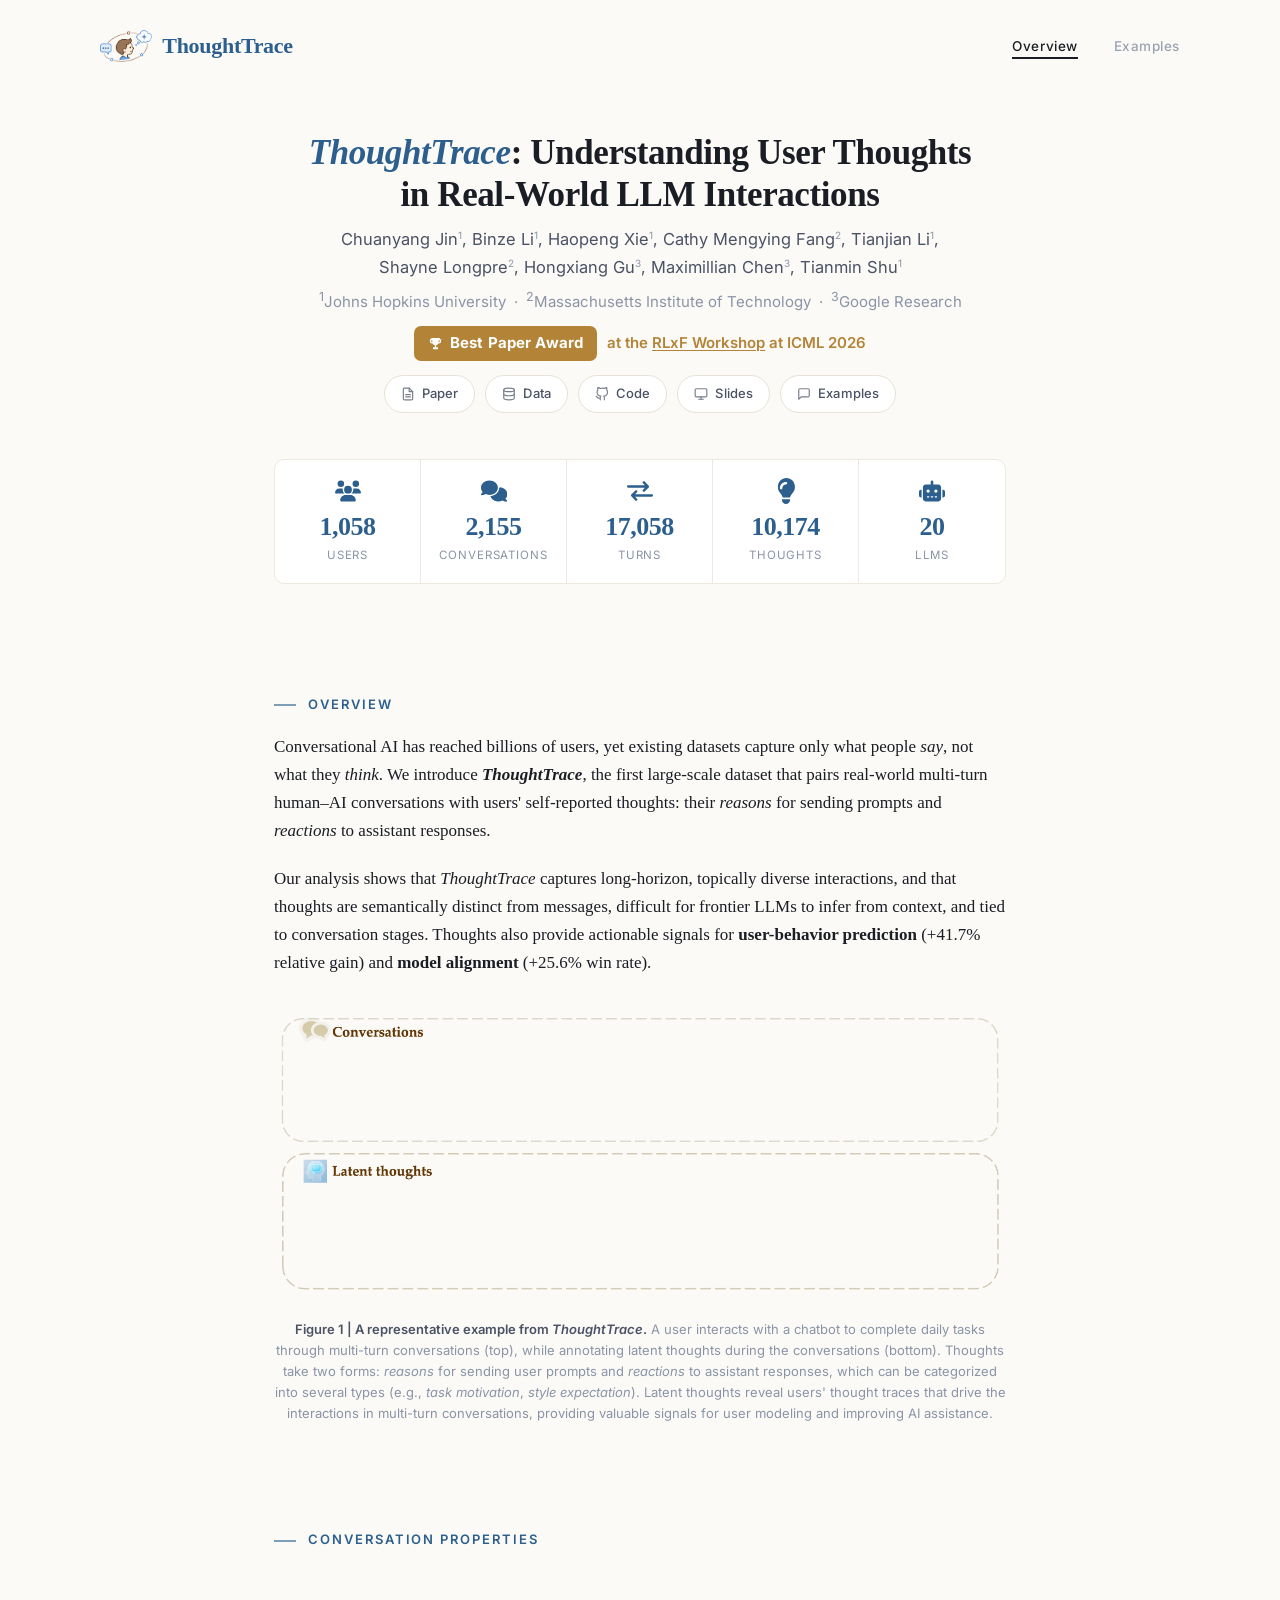
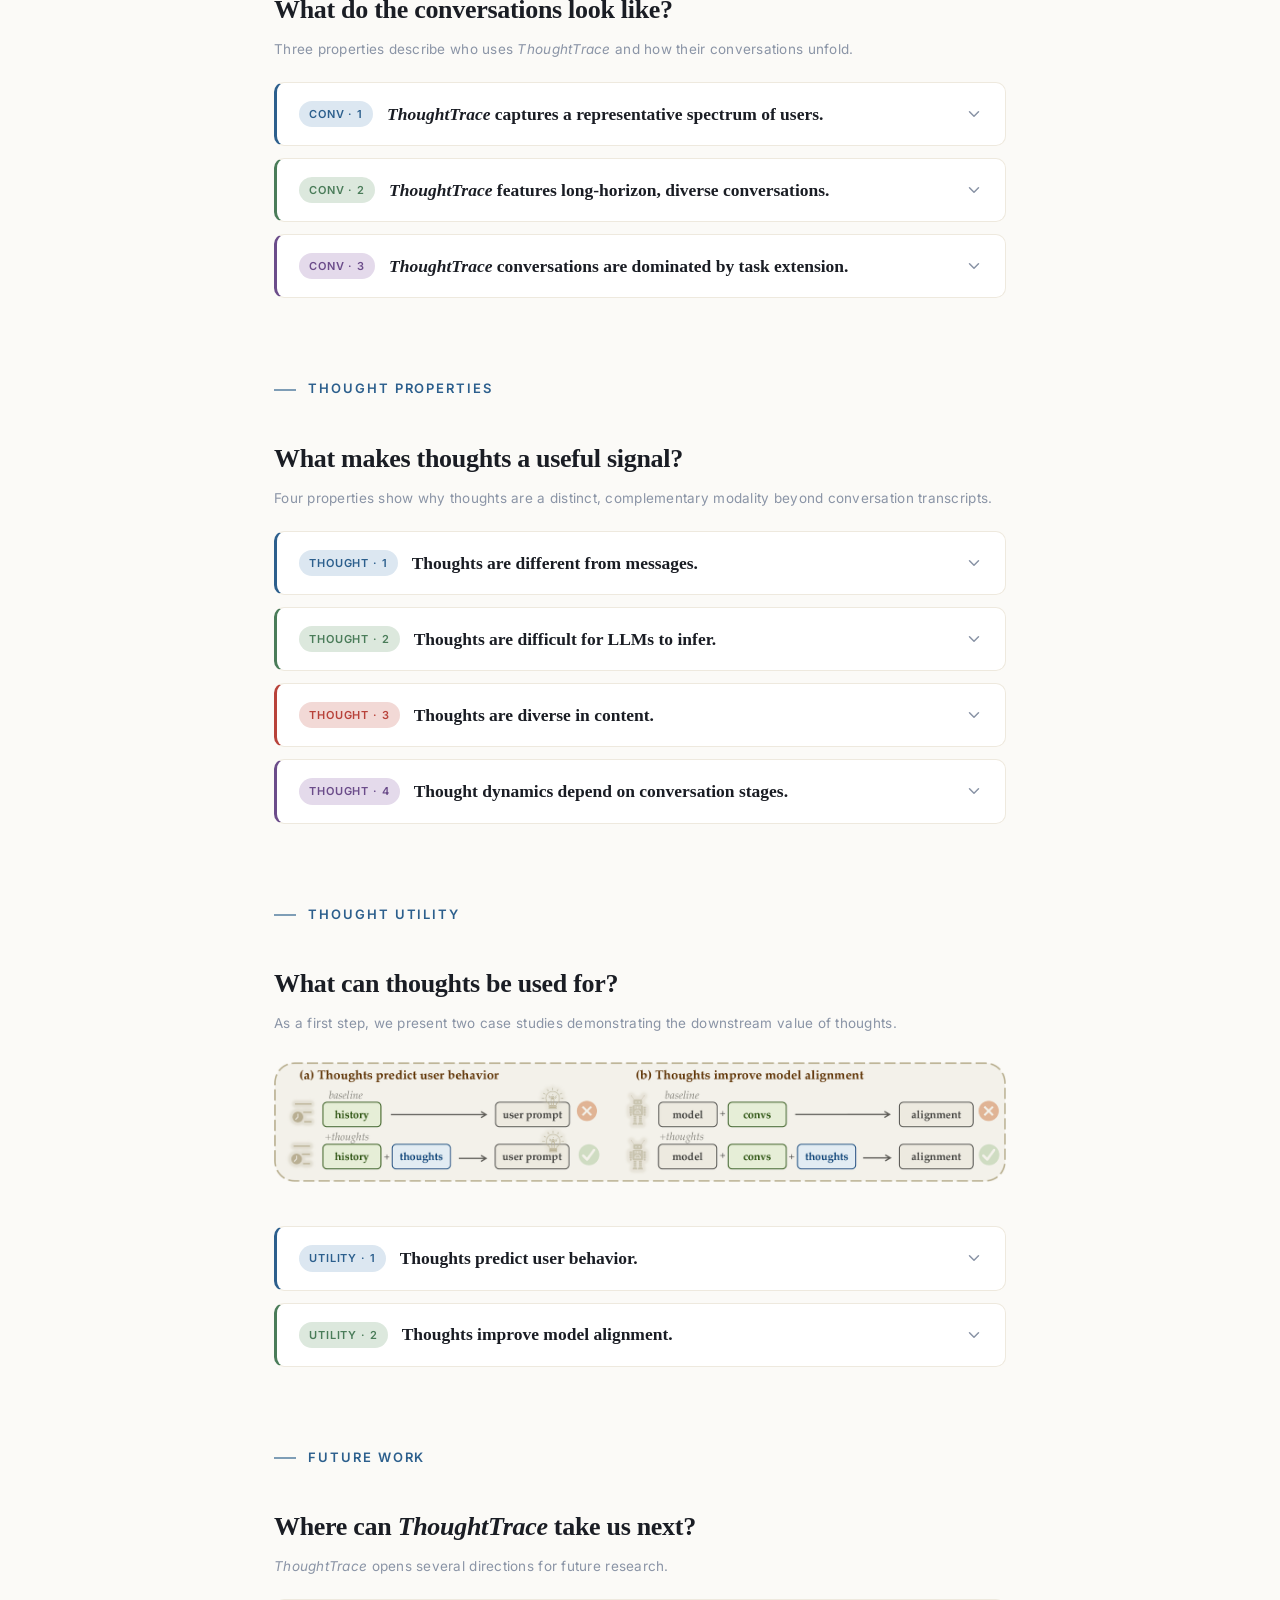
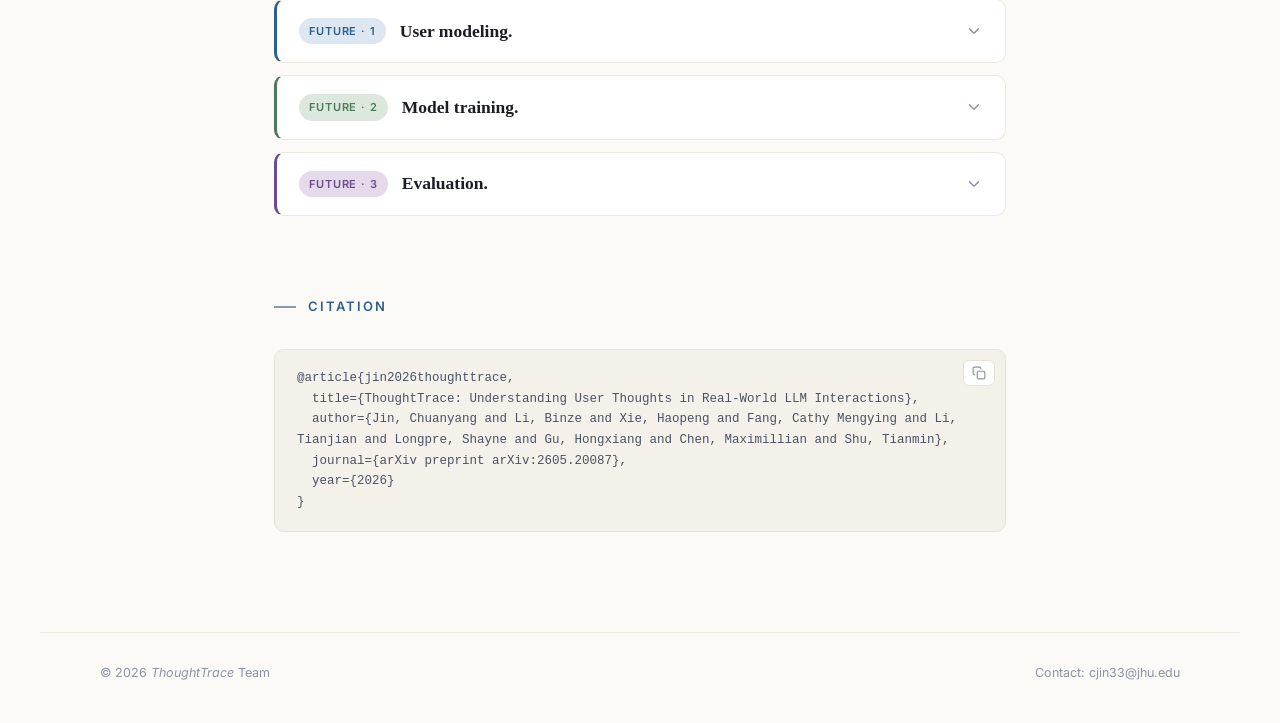
<file: index.html>
<!DOCTYPE html>
<html lang="en">
<head>
    <meta charset="UTF-8">
    <meta name="viewport" content="width=device-width, initial-scale=1.0">
    <title>ThoughtTrace | Understanding User Thoughts in Real-World LLM Interactions</title>
    <meta name="description" content="ThoughtTrace is the first large-scale dataset that pairs real-world multi-turn human–AI conversations with users' self-reported thoughts — their reasons for sending prompts and reactions to assistant responses.">
    <link rel="canonical" href="https://thoughttrace.github.io/">
    <meta property="og:title" content="ThoughtTrace: Understanding User Thoughts in Real-World LLM Interactions">
    <meta property="og:description" content="1,058 users · 2,155 conversations · 17,058 turns · 10,174 thought annotations across 20 language models.">
    <meta property="og:type" content="website">
    <link rel="stylesheet" href="./assets/css/style.css">
</head>
<body>

<header class="site-header">
    <a href="index.html" class="logo" aria-label="ThoughtTrace home">
        <img src="./assets/figures/tt_icon.png" alt="" class="logo-mark">
        <span class="logo-text">ThoughtTrace</span>
    </a>
    <nav>
        <a href="index.html" class="active">Overview</a>
        <a href="examples.html">Examples</a>
    </nav>
</header>

<div class="container">

    <!-- Hero -->
    <section class="hero">
        <h1><span class="ours">ThoughtTrace</span>: Understanding User Thoughts <br class="title-break">in Real-World LLM Interactions</h1>

        <p class="authors">
            <a href="https://chuanyangjin.com/" target="_blank" rel="noopener">Chuanyang Jin</a><sup>1</sup>,
            <a href="https://binzeli.github.io/" target="_blank" rel="noopener">Binze Li</a><sup>1</sup>,
            <a href="https://www.linkedin.com/in/hxie120/" target="_blank" rel="noopener">Haopeng Xie</a><sup>1</sup>,
            <a href="https://cathy-fang.com/" target="_blank" rel="noopener">Cathy Mengying Fang</a><sup>2</sup>,
            <a href="https://tianjianl.github.io/" target="_blank" rel="noopener">Tianjian Li</a><sup>1</sup>,<br>
            <a href="https://www.shaynelongpre.com/" target="_blank" rel="noopener">Shayne Longpre</a><sup>2</sup>,
            <a href="https://hxgu.github.io/" target="_blank" rel="noopener">Hongxiang Gu</a><sup>3</sup>,
            <a href="https://max.imillian.com/" target="_blank" rel="noopener">Maximillian Chen</a><sup>3</sup>,
            <a href="https://www.tshu.io/" target="_blank" rel="noopener">Tianmin Shu</a><sup>1</sup>
        </p>
        <p class="affiliations">
            <sup>1</sup>Johns Hopkins University &nbsp;·&nbsp;
            <sup>2</sup>Massachusetts Institute of Technology &nbsp;·&nbsp;
            <sup>3</sup>Google Research
        </p>

        <p class="award">
            <span class="award-badge">
                <svg class="award-trophy" width="15" height="15" viewBox="0 0 24 24" fill="currentColor" aria-hidden="true"><path d="M5 3h14v2h2v3a4 4 0 0 1-4 4h-.35A5.99 5.99 0 0 1 13 14.92V18h3v3H8v-3h3v-3.08A5.99 5.99 0 0 1 7.35 12H7a4 4 0 0 1-4-4V5h2V3zm0 4v1a2 2 0 0 0 2 2V7H5zm14 0h-2v3a2 2 0 0 0 2-2V7z"></path></svg>
                Best Paper Award
            </span>
            <span class="award-text">at the <a href="https://sites.google.com/view/rlxf-icml2026" target="_blank" rel="noopener">RLxF Workshop</a> at ICML 2026</span>
        </p>

        <div class="resource-links">
            <a href="https://arxiv.org/abs/2605.20087" class="resource-link" aria-label="Paper" target="_blank" rel="noopener">
                <svg width="14" height="14" viewBox="0 0 24 24" fill="none" stroke="currentColor" stroke-width="2" stroke-linecap="round" stroke-linejoin="round"><path d="M14 2H6a2 2 0 0 0-2 2v16a2 2 0 0 0 2 2h12a2 2 0 0 0 2-2V8z"></path><polyline points="14 2 14 8 20 8"></polyline><line x1="16" y1="13" x2="8" y2="13"></line><line x1="16" y1="17" x2="8" y2="17"></line></svg>
                Paper
            </a>
            <a href="https://huggingface.co/datasets/SCAI-JHU/ThoughtTrace" class="resource-link" aria-label="Data" target="_blank" rel="noopener">
                <svg width="14" height="14" viewBox="0 0 24 24" fill="none" stroke="currentColor" stroke-width="2" stroke-linecap="round" stroke-linejoin="round"><ellipse cx="12" cy="5" rx="9" ry="3"></ellipse><path d="M21 12c0 1.66-4 3-9 3s-9-1.34-9-3"></path><path d="M3 5v14c0 1.66 4 3 9 3s9-1.34 9-3V5"></path></svg>
                Data
            </a>
            <a href="https://github.com/thoughttrace-project/thoughttrace" class="resource-link" aria-label="Code" target="_blank" rel="noopener">
                <svg width="14" height="14" viewBox="0 0 24 24" fill="none" stroke="currentColor" stroke-width="2" stroke-linecap="round" stroke-linejoin="round"><path d="M9 19c-5 1.5-5-2.5-7-3m14 6v-3.87a3.37 3.37 0 0 0-.94-2.61c3.14-.35 6.44-1.54 6.44-7A5.44 5.44 0 0 0 20 4.77 5.07 5.07 0 0 0 19.91 1S18.73.65 16 2.48a13.38 13.38 0 0 0-7 0C6.27.65 5.09 1 5.09 1A5.07 5.07 0 0 0 5 4.77a5.44 5.44 0 0 0-1.5 3.78c0 5.42 3.3 6.61 6.44 7A3.37 3.37 0 0 0 9 18.13V22"></path></svg>
                Code
            </a>
            <a href="ThoughtTrace_slides.pdf" class="resource-link" aria-label="Slides" target="_blank" rel="noopener">
                <svg width="14" height="14" viewBox="0 0 24 24" fill="none" stroke="currentColor" stroke-width="2" stroke-linecap="round" stroke-linejoin="round"><rect x="2" y="3" width="20" height="14" rx="2"></rect><line x1="8" y1="21" x2="16" y2="21"></line><line x1="12" y1="17" x2="12" y2="21"></line></svg>
                Slides
            </a>
            <a href="examples.html" class="resource-link" aria-label="Examples">
                <svg width="14" height="14" viewBox="0 0 24 24" fill="none" stroke="currentColor" stroke-width="2" stroke-linecap="round" stroke-linejoin="round"><path d="M21 15a2 2 0 0 1-2 2H7l-4 4V5a2 2 0 0 1 2-2h14a2 2 0 0 1 2 2z"></path></svg>
                Examples
            </a>
        </div>
    </section>

    <!-- Stat strip -->
    <div class="stats">
        <div class="stat">
            <svg class="stat-icon" width="26" height="26" viewBox="0 0 640 512" fill="currentColor" aria-hidden="true"><path d="M144 0a80 80 0 1 1 0 160A80 80 0 1 1 144 0zM512 0a80 80 0 1 1 0 160A80 80 0 1 1 512 0zM0 298.7C0 239.8 47.8 192 106.7 192l42.7 0c15.9 0 31 3.5 44.6 9.7c-1.3 7.2-1.9 14.7-1.9 22.3c0 38.2 16.8 72.5 43.3 96c-.2 0-.4 0-.7 0L21.3 320C9.6 320 0 310.4 0 298.7zM405.3 320c-.2 0-.4 0-.7 0c26.6-23.5 43.3-57.8 43.3-96c0-7.6-.7-15-1.9-22.3c13.6-6.3 28.7-9.7 44.6-9.7l42.7 0C592.2 192 640 239.8 640 298.7c0 11.8-9.6 21.3-21.3 21.3l-213.3 0zM224 224a96 96 0 1 1 192 0 96 96 0 1 1 -192 0zM128 485.3C128 411.7 187.7 352 261.3 352l117.3 0C452.3 352 512 411.7 512 485.3c0 14.7-11.9 26.7-26.7 26.7l-330.7 0c-14.7 0-26.7-11.9-26.7-26.7z"></path></svg>
            <span class="num">1,058</span><span class="label">Users</span>
        </div>
        <div class="stat">
            <svg class="stat-icon" width="26" height="26" viewBox="0 0 640 512" fill="currentColor" aria-hidden="true"><path d="M208 352c114.9 0 208-78.8 208-176S322.9 0 208 0S0 78.8 0 176c0 38.6 14.7 74.3 39.6 103.4c-3.5 9.4-8.7 17.7-14.2 24.7c-4.8 6.2-9.7 11-13.3 14.3c-1.8 1.6-3.3 2.9-4.3 3.7c-.5 .4-.9 .7-1.1 .8l-.2 .2 0 0 0 0C1.2 329.4-1.4 338 .8 345.9S10.1 360 19 360c24.3 0 48.7-7.4 67.7-15.5c9.8-4.2 18.8-8.8 25.6-12.5C141.9 343.7 174.5 352 208 352zM448 176c0 112.3-99.1 196.8-216.3 207C255.8 457.1 336.5 512 432 512c33.5 0 66.1-8.3 95.6-22.1c6.9 3.7 15.8 8.3 25.6 12.5c19 8.1 43.4 15.5 67.7 15.5c8.9 0 16.9-5.5 20.1-13.9s.7-16.5-5.5-22.2l0 0 0 0-.2-.2c-.2-.2-.6-.5-1.1-.8c-1-.8-2.5-2.1-4.3-3.7c-3.6-3.3-8.5-8.1-13.3-14.3c-5.5-7-10.7-15.4-14.2-24.7C637.3 410.3 652 374.6 652 336c0-89.6-79.1-164.5-184.5-175C463.4 170.5 464 173.2 464 176z"></path></svg>
            <span class="num">2,155</span><span class="label">Conversations</span>
        </div>
        <div class="stat">
            <svg class="stat-icon" width="26" height="26" viewBox="0 0 512 512" fill="currentColor" aria-hidden="true"><path d="M0 168c0-13.3 10.7-24 24-24l328.6 0-39-39c-9.4-9.4-9.4-24.6 0-33.9s24.6-9.4 33.9 0l80 80c9.4 9.4 9.4 24.6 0 33.9l-80 80c-9.4 9.4-24.6 9.4-33.9 0s-9.4-24.6 0-33.9l39-39L24 192c-13.3 0-24-10.7-24-24zM488 320c13.3 0 24 10.7 24 24s-10.7 24-24 24l-328.6 0 39 39c9.4 9.4 9.4 24.6 0 33.9s-24.6 9.4-33.9 0l-80-80c-9.4-9.4-9.4-24.6 0-33.9l80-80c9.4-9.4 24.6-9.4 33.9 0s9.4 24.6 0 33.9l-39 39L488 320z"></path></svg>
            <span class="num">17,058</span><span class="label">Turns</span>
        </div>
        <div class="stat">
            <svg class="stat-icon" width="26" height="26" viewBox="0 0 384 512" fill="currentColor" aria-hidden="true"><path d="M272 384c9.6-31.9 29.5-59.1 49.2-86.2l0 0c5.2-7.1 10.4-14.2 15.4-21.4c19.8-28.5 31.4-63 31.4-100.3C368 75.2 292.8 0 200 0S32 75.2 32 176c0 37.3 11.6 71.9 31.4 100.3c5 7.2 10.2 14.3 15.4 21.4l0 0c19.8 27.1 39.7 54.4 49.2 86.2l144 0zM192 512c44.2 0 80-35.8 80-80l0-16-160 0 0 16c0 44.2 35.8 80 80 80zm0-384c-39.8 0-72 32.2-72 72c0 13.3-10.7 24-24 24s-24-10.7-24-24c0-66.3 53.7-120 120-120c13.3 0 24 10.7 24 24s-10.7 24-24 24z"></path></svg>
            <span class="num">10,174</span><span class="label">Thoughts</span>
        </div>
        <div class="stat">
            <svg class="stat-icon" width="26" height="26" viewBox="0 0 640 512" fill="currentColor" aria-hidden="true"><path d="M320 0c17.7 0 32 14.3 32 32l0 64 120 0c39.8 0 72 32.2 72 72l0 272c0 39.8-32.2 72-72 72l-304 0c-39.8 0-72-32.2-72-72l0-272c0-39.8 32.2-72 72-72l120 0 0-64c0-17.7 14.3-32 32-32zM208 384c-8.8 0-16 7.2-16 16s7.2 16 16 16l32 0c8.8 0 16-7.2 16-16s-7.2-16-16-16l-32 0zm96 0c-8.8 0-16 7.2-16 16s7.2 16 16 16l32 0c8.8 0 16-7.2 16-16s-7.2-16-16-16l-32 0zm96 0c-8.8 0-16 7.2-16 16s7.2 16 16 16l32 0c8.8 0 16-7.2 16-16s-7.2-16-16-16l-32 0zM264 256a40 40 0 1 0 -80 0 40 40 0 1 0 80 0zm152 40a40 40 0 1 0 0-80 40 40 0 1 0 0 80zM48 224l16 0 0 192-16 0c-26.5 0-48-21.5-48-48l0-96c0-26.5 21.5-48 48-48zm544 0c26.5 0 48 21.5 48 48l0 96c0 26.5-21.5 48-48 48l-16 0 0-192 16 0z"></path></svg>
            <span class="num">20</span><span class="label">LLMs</span>
        </div>
    </div>

    <!-- Overview -->
    <h2 class="section-heading">Overview</h2>
    <p>
        Conversational AI has reached billions of users, yet existing datasets capture only what people <em>say</em>, not what they <em>think</em>. We introduce <strong><em>ThoughtTrace</em></strong>, the first large-scale dataset that pairs real-world multi-turn human–AI conversations with users' self-reported thoughts: their <em>reasons</em> for sending prompts and <em>reactions</em> to assistant responses.
    </p>
    <p>
        Our analysis shows that <em>ThoughtTrace</em> captures long-horizon, topically diverse interactions, and that thoughts are semantically distinct from messages, difficult for frontier LLMs to infer from context, and tied to conversation stages. Thoughts also provide actionable signals for <strong>user-behavior prediction</strong> (+41.7% relative gain) and <strong>model alignment</strong> (+25.6% win rate).
    </p>

    <figure class="figure-block">
        <img src="./assets/figures/example.gif" alt="Representative example from ThoughtTracent">
        <figcaption><strong>Figure&nbsp;1 | A representative example from <em>ThoughtTrace</em>.</strong> A user interacts with a chatbot to complete daily tasks through multi-turn conversations (top), while annotating latent thoughts during the conversations (bottom). Thoughts take two forms: <em>reasons</em> for sending user prompts and <em>reactions</em> to assistant responses, which can be categorized into several types (e.g., <em>task motivation</em>, <em>style expectation</em>). Latent thoughts reveal users' thought traces that drive the interactions in multi-turn conversations, providing valuable signals for user modeling and improving AI assistance.</figcaption>
    </figure>

    <!-- ============ Conversation Properties ============ -->
    <h2 class="section-heading">Conversation Properties</h2>
    <h3 class="group-heading">What do the conversations look like?</h3>
    <p class="group-kicker">Three properties describe who uses <em>ThoughtTrace</em> and how their conversations unfold.</p>

    <div class="property-grid">

        <article class="card accent-blue">
            <button class="card-header" aria-expanded="false">
                <span class="card-tag">Conv · 1</span>
                <span class="card-title"><em>ThoughtTrace</em> captures a representative spectrum of users.</span>
                <svg class="card-chev" viewBox="0 0 24 24" fill="none" stroke="currentColor" stroke-width="2" stroke-linecap="round" stroke-linejoin="round"><polyline points="6 9 12 15 18 9"></polyline></svg>
            </button>
            <div class="card-body-wrap"><div class="card-body-inner"><div class="card-body">
                <p><em>ThoughtTrace</em> pairs each conversation with rich demographic and usage metadata, reflecting a diverse spectrum of AI users and everyday use cases consistent with the profile of frequent real-world AI users.</p>
                <figure class="figure-block">
                    <img src="./assets/figures/demographic_info.png" alt="Demographic breakdown: age, gender, education, occupation, AI usage frequency, and primary purposes.">
                    <figcaption><strong>Figure&nbsp;2</strong> | Participant demographics and AI-usage patterns across age, gender, education, occupation, frequency of AI use, and primary purposes.</figcaption>
                </figure>
            </div></div></div>
        </article>

        <article class="card accent-green">
            <button class="card-header" aria-expanded="false">
                <span class="card-tag">Conv · 2</span>
                <span class="card-title"><em>ThoughtTrace</em> features long-horizon, diverse conversations.</span>
                <svg class="card-chev" viewBox="0 0 24 24" fill="none" stroke="currentColor" stroke-width="2" stroke-linecap="round" stroke-linejoin="round"><polyline points="6 9 12 15 18 9"></polyline></svg>
            </button>
            <div class="card-body-wrap"><div class="card-body-inner"><div class="card-body">
                <p><em>ThoughtTrace</em> features high-quality, long-horizon conversations with a median of 8 turns (compared to 2 in both WildChat and LMSYS-Chat-1M), and spans seven broad topic categories and 36 fine-grained subtopics with no single category dominating.</p>
                <figure class="figure-block">
                    <img src="./assets/figures/conv_length_turns_vs_wildchat_lmsys.png" alt="Turn-length distribution comparison between ThoughtTrace, WildChat, and LMSYS-Chat-1M.">
                    <figcaption><strong>Figure&nbsp;3a</strong> | Turn distributions: <em>ThoughtTrace</em> peaks at 6–8 turns, while WildChat and LMSYS-Chat-1M are dominated by 2-turn exchanges.</figcaption>
                </figure>
                <figure class="figure-block">
                    <img src="./assets/figures/topic_distribution.png" alt="Topic distribution across 7 broad topics in ThoughtTrace.">
                    <figcaption><strong>Figure&nbsp;3b</strong> | Topic distribution in <em>ThoughtTrace</em>, grouped into seven broad domains.</figcaption>
                </figure>
            </div></div></div>
        </article>

        <article class="card accent-purple">
            <button class="card-header" aria-expanded="false">
                <span class="card-tag">Conv · 3</span>
                <span class="card-title"><em>ThoughtTrace</em> conversations are dominated by task extension.</span>
                <svg class="card-chev" viewBox="0 0 24 24" fill="none" stroke="currentColor" stroke-width="2" stroke-linecap="round" stroke-linejoin="round"><polyline points="6 9 12 15 18 9"></polyline></svg>
            </button>
            <div class="card-body-wrap"><div class="card-body-inner"><div class="card-body">
                <p>Extending, deepening, or building on the prior task accounts for 57.0% of user turns, far outpacing new requests, re-attempts, and variations — and this extension pattern strengthens as conversations progress.</p>
                <figure class="figure-block">
                    <img src="./assets/figures/multi_turn_relationship_flow.png" alt="Flow diagram showing transitions between multi-turn relationship types across the first few turns.">
                    <figcaption><strong>Figure&nbsp;4</strong> | Turn-to-turn transitions of relationship labels across the first three turns and beyond.</figcaption>
                </figure>
            </div></div></div>
        </article>

    </div>

    <!-- ============ Thought Properties ============ -->
    <h2 class="section-heading">Thought Properties</h2>
    <h3 class="group-heading">What makes thoughts a useful signal?</h3>
    <p class="group-kicker">Four properties show why thoughts are a distinct, complementary modality beyond conversation transcripts.</p>

    <div class="property-grid">

        <article class="card accent-blue">
            <button class="card-header" aria-expanded="false">
                <span class="card-tag">Thought · 1</span>
                <span class="card-title">Thoughts are different from messages.</span>
                <svg class="card-chev" viewBox="0 0 24 24" fill="none" stroke="currentColor" stroke-width="2" stroke-linecap="round" stroke-linejoin="round"><polyline points="6 9 12 15 18 9"></polyline></svg>
            </button>
            <div class="card-body-wrap"><div class="card-body-inner"><div class="card-body">
                <p>Thoughts capture substantial latent information not directly verbalized in conversation, as shown by both embedding-level shifts and LLM-based semantic coverage scoring — supporting their value as a distinct and complementary signal for understanding user behavior.</p>
                <figure class="figure-block">
                    <img src="./assets/figures/centered_gap_viz.png" alt="UMAP projections of embedding differences across three paired settings.">
                    <figcaption><strong>Figure&nbsp;5</strong> | UMAP projections of embedding differences across three paired settings. Message–reason and reaction–next-message pairs exhibit substantially larger semantic shifts than consecutive messages.</figcaption>
                </figure>
            </div></div></div>
        </article>

        <article class="card accent-green">
            <button class="card-header" aria-expanded="false">
                <span class="card-tag">Thought · 2</span>
                <span class="card-title">Thoughts are difficult for LLMs to infer.</span>
                <svg class="card-chev" viewBox="0 0 24 24" fill="none" stroke="currentColor" stroke-width="2" stroke-linecap="round" stroke-linejoin="round"><polyline points="6 9 12 15 18 9"></polyline></svg>
            </button>
            <div class="card-body-wrap"><div class="card-body-inner"><div class="card-body">
                <p>Thoughts are consistently difficult for three frontier language models (GPT, Gemini, Claude) to infer from context — mean semantic similarity scores of 2.93 for reasons and 2.54 for reactions (1–5 scale), underscoring the value of explicit thought annotations in <em>ThoughtTrace</em>.</p>
            </div></div></div>
        </article>

        <article class="card accent-red">
            <button class="card-header" aria-expanded="false">
                <span class="card-tag">Thought · 3</span>
                <span class="card-title">Thoughts are diverse in content.</span>
                <svg class="card-chev" viewBox="0 0 24 24" fill="none" stroke="currentColor" stroke-width="2" stroke-linecap="round" stroke-linejoin="round"><polyline points="6 9 12 15 18 9"></polyline></svg>
            </button>
            <div class="card-body-wrap"><div class="card-body-inner"><div class="card-body">
                <p>Thoughts in <em>ThoughtTrace</em> span seven reason categories and five reaction categories, capturing a diverse set of unspoken contexts that range from high-level motivations and grounding details to targeted sources of dissatisfaction.</p>
                <figure class="figure-block">
                    <img src="./assets/figures/user_reason_taxonomy_pie.png" alt="Seven user reason categories with definitions and examples.">
                    <figcaption><strong>Figure&nbsp;6a</strong> | Distribution of seven user <em>reason</em> types. Task Motivation &amp; Goal (36.9%) is most prevalent.</figcaption>
                </figure>
                <figure class="figure-block">
                    <img src="./assets/figures/reaction_taxonomy_pie.png" alt="Five user reaction categories with definitions and examples.">
                    <figcaption><strong>Figure&nbsp;6b</strong> | Distribution of five user <em>reaction</em> types. Explicit Affirmation dominates, with dissatisfaction driven by Content Relevance, Presentation Style, and Scope Fit.</figcaption>
                </figure>
            </div></div></div>
        </article>

        <article class="card accent-purple">
            <button class="card-header" aria-expanded="false">
                <span class="card-tag">Thought · 4</span>
                <span class="card-title">Thought dynamics depend on conversation stages.</span>
                <svg class="card-chev" viewBox="0 0 24 24" fill="none" stroke="currentColor" stroke-width="2" stroke-linecap="round" stroke-linejoin="round"><polyline points="6 9 12 15 18 9"></polyline></svg>
            </button>
            <div class="card-body-wrap"><div class="card-body-inner"><div class="card-body">
                <p>Thought dynamics depend on conversation stages and multi-turn relationships between messages, while remaining largely independent of conversation topics or length. Task Motivation dominates early turns; Task Continuation takes over later; and Explicit Affirmation steadily rises as conversations converge.</p>
                <figure class="figure-block">
                    <img src="./assets/figures/reasons_category_flow_by_stage.png" alt="Reason-type distribution across conversation stages.">
                    <figcaption><strong>Figure&nbsp;7a</strong> | Reason types shift from Task Motivation in early turns to Task Continuation and context/expectation-driven reasons in later stages.</figcaption>
                </figure>
                <figure class="figure-block">
                    <img src="./assets/figures/reaction_category_flow_by_stage.png" alt="Reaction-type distribution across conversation stages.">
                    <figcaption><strong>Figure&nbsp;7b</strong> | Reaction types show a steady increase in Explicit Affirmation from early to late stages.</figcaption>
                </figure>
            </div></div></div>
        </article>

    </div>

    <!-- ============ Thought Utility ============ -->
    <h2 class="section-heading">Thought Utility</h2>
    <h3 class="group-heading">What can thoughts be used for?</h3>
    <p class="group-kicker">As a first step, we present two case studies demonstrating the downstream value of thoughts.</p>

    <figure class="figure-block">
        <img src="./assets/figures/findings.png" alt="Two experiments: (a) thoughts improve user-message prediction, (b) thoughts improve model alignment.">
    </figure>

    <div class="property-grid">

        <article class="card accent-blue">
            <button class="card-header" aria-expanded="false">
                <span class="card-tag">Utility · 1</span>
                <span class="card-title">Thoughts predict user behavior.</span>
                <svg class="card-chev" viewBox="0 0 24 24" fill="none" stroke="currentColor" stroke-width="2" stroke-linecap="round" stroke-linejoin="round"><polyline points="6 9 12 15 18 9"></polyline></svg>
            </button>
            <div class="card-body-wrap"><div class="card-body-inner"><div class="card-body">
                <p>Access to thought annotations substantially improves next-user-message prediction across three frontier models, raising the average prediction semantic similarity from <strong>21.6 → 30.6</strong> (a 41.7% relative gain). This points toward user simulators that jointly predict <em>thoughts</em> and <em>messages</em>.</p>
                <div class="result-table-wrap">
                    <table class="result-table">
                        <thead>
                            <tr>
                                <th>Method</th>
                                <th>GPT</th>
                                <th>Gemini</th>
                                <th>Opus</th>
                                <th>Avg.</th>
                            </tr>
                        </thead>
                        <tbody>
                            <tr>
                                <td>History-only</td>
                                <td class="num">21.4</td>
                                <td class="num">22.1</td>
                                <td class="num">21.3</td>
                                <td class="num">21.6</td>
                            </tr>
                            <tr class="best">
                                <td>Thought-augmented</td>
                                <td class="num">27.4</td>
                                <td class="num">28.9</td>
                                <td class="num">35.5</td>
                                <td class="num">30.6</td>
                            </tr>
                        </tbody>
                    </table>
                </div>
                <p class="result-table-caption"><strong>Table&nbsp;1</strong> | User message prediction results. Three frontier models are evaluated with and without access to annotated thoughts at inference time.</p>
            </div></div></div>
        </article>

        <article class="card accent-green">
            <button class="card-header" aria-expanded="false">
                <span class="card-tag">Utility · 2</span>
                <span class="card-title">Thoughts improve model alignment.</span>
                <svg class="card-chev" viewBox="0 0 24 24" fill="none" stroke="currentColor" stroke-width="2" stroke-linecap="round" stroke-linejoin="round"><polyline points="6 9 12 15 18 9"></polyline></svg>
            </button>
            <div class="card-body-wrap"><div class="card-body-inner"><div class="card-body">
                <p>Thought-guided rewrites outperform message-guided rewrites by <strong>+4.5%</strong> on Arena-Hard, exceed the base model by <strong>+25.6%</strong>, and WildChat baseline by <strong>+6.6%</strong>, indicating thoughts capture richer dissatisfaction and revision signals than users explicitly articulate in messages.</p>
                <div class="result-table-wrap">
                    <table class="result-table">
                        <thead>
                            <tr>
                                <th>Method</th>
                                <th>Win</th>
                                <th>SC Win</th>
                            </tr>
                        </thead>
                        <tbody>
                            <tr>
                                <td>Qwen3.5-4B</td>
                                <td class="num">24.6</td>
                                <td class="num">22.5</td>
                            </tr>
                            <tr class="indent">
                                <td>WildChat</td>
                                <td class="num">41.8</td>
                                <td class="num">41.5</td>
                            </tr>
                            <tr class="indent">
                                <td><em>ThoughtTrace</em> (messages)</td>
                                <td class="num">44.0</td>
                                <td class="num">43.6</td>
                            </tr>
                            <tr class="indent best">
                                <td><em>ThoughtTrace</em> (thoughts)</td>
                                <td class="num">47.9</td>
                                <td class="num">48.1</td>
                            </tr>
                        </tbody>
                    </table>
                </div>
                <p class="result-table-caption"><strong>Table&nbsp;2</strong> | Model alignment results on Arena-Hard. Win rate (%) and style-controlled win rate (%) are reported for each training configuration.</p>
            </div></div></div>
        </article>

    </div>

    <!-- ============ Future Work ============ -->
    <h2 class="section-heading">Future Work</h2>
    <h3 class="group-heading">Where can <em>ThoughtTrace</em> take us next?</h3>
    <p class="group-kicker"><em>ThoughtTrace</em> opens several directions for future research.</p>

    <div class="property-grid">

        <article class="card accent-blue">
            <button class="card-header" aria-expanded="false">
                <span class="card-tag">Future · 1</span>
                <span class="card-title">User modeling.</span>
                <svg class="card-chev" viewBox="0 0 24 24" fill="none" stroke="currentColor" stroke-width="2" stroke-linecap="round" stroke-linejoin="round"><polyline points="6 9 12 15 18 9"></polyline></svg>
            </button>
            <div class="card-body-wrap"><div class="card-body-inner"><div class="card-body">
                <p><em>ThoughtTrace</em> enables systematic study of the dynamic human mental processes that arise in human–AI interaction: what users think during conversations, how conversational context shapes these thoughts, how thoughts subsequently shape user utterances, and how these dynamics vary across demographic groups.</p>
            </div></div></div>
        </article>

        <article class="card accent-green">
            <button class="card-header" aria-expanded="false">
                <span class="card-tag">Future · 2</span>
                <span class="card-title">Model training.</span>
                <svg class="card-chev" viewBox="0 0 24 24" fill="none" stroke="currentColor" stroke-width="2" stroke-linecap="round" stroke-linejoin="round"><polyline points="6 9 12 15 18 9"></polyline></svg>
            </button>
            <div class="card-body-wrap"><div class="card-body-inner"><div class="card-body">
                <p>User thoughts provide a new supervisory signal that models can predict, learn from, and align with, offering a path toward assistants that better capture users' latent goals, expectations, and reactions.</p>
            </div></div></div>
        </article>

        <article class="card accent-purple">
            <button class="card-header" aria-expanded="false">
                <span class="card-tag">Future · 3</span>
                <span class="card-title">Evaluation.</span>
                <svg class="card-chev" viewBox="0 0 24 24" fill="none" stroke="currentColor" stroke-width="2" stroke-linecap="round" stroke-linejoin="round"><polyline points="6 9 12 15 18 9"></polyline></svg>
            </button>
            <div class="card-body-wrap"><div class="card-body-inner"><div class="card-body">
                <p><em>ThoughtTrace</em> enables benchmarks for thought prediction and supports thought-centered measures of user satisfaction, moving evaluation beyond surface-level utterances toward latent intent and subjective experience.</p>
            </div></div></div>
        </article>

    </div>

    <!-- Citation -->
    <h2 class="section-heading">Citation</h2>
    <div class="citation-block">
        <button id="copyCitationBtn" class="copy-btn" title="Copy to clipboard" aria-label="Copy citation">
            <svg width="14" height="14" viewBox="0 0 24 24" fill="none" stroke="currentColor" stroke-width="2" stroke-linecap="round" stroke-linejoin="round"><rect x="9" y="9" width="13" height="13" rx="2" ry="2"></rect><path d="M5 15H4a2 2 0 0 1-2-2V4a2 2 0 0 1 2-2h9a2 2 0 0 1 2 2v1"></path></svg>
        </button>
<pre id="citationText">@article{jin2026thoughttrace,
  title={ThoughtTrace: Understanding User Thoughts in Real-World LLM Interactions},
  author={Jin, Chuanyang and Li, Binze and Xie, Haopeng and Fang, Cathy Mengying and Li, Tianjian and Longpre, Shayne and Gu, Hongxiang and Chen, Maximillian and Shu, Tianmin},
  journal={arXiv preprint arXiv:2605.20087},
  year={2026}
}</pre>
    </div>

</div>

<footer class="site-footer">
    <div>© 2026 <em>ThoughtTrace</em> Team</div>
    <div>Contact: <a href="mailto:cjin33@jhu.edu">cjin33@jhu.edu</a></div>
</footer>

<script src="./assets/js/site.js"></script>
</body>
</html>
</file>
<file: assets/css/style.css>
@import url('https://fonts.googleapis.com/css2?family=JetBrains+Mono:wght@400;500&family=Inter:wght@400;500;600&family=Manrope:wght@400;500;600&display=swap');

:root {
    --font-serif: "Iowan Old Style", "Iowan Old Style BT", "Palatino", Georgia, serif;
    --font-sans: "Inter", "Manrope", -apple-system, BlinkMacSystemFont, sans-serif;
    --font-mono: "JetBrains Mono", "SFMono-Regular", Menlo, monospace;

    --color-text: #1a1d24;
    --color-text-soft: #4a5264;
    --color-muted: #8a94a6;
    --color-link: #1a1d24;

    --color-bg: #FBFAF7;
    --color-surface: #F4F1EB;
    --color-card: #FFFFFF;
    --color-border: #e8e2d6;
    --color-border-soft: #eee9de;

    /* Accent palette — aligned with paper's blue/slate theme */
    --accent-blue:    #2C5F8D;
    --accent-blue-soft: #DCE7F1;
    --accent-red:     #B8423A;
    --accent-red-soft:  #F2D9D6;
    --accent-green:   #4A7C59;
    --accent-green-soft: #DCE8DD;
    --accent-purple:  #6B4C8A;
    --accent-purple-soft: #E4DAEB;
    --accent-amber:   #B38438;
    --accent-amber-soft:  #F5E7C8;

    --width-content: 780px;
    --width-wide: 1200px;
    --radius: 10px;
    --radius-lg: 14px;
    --ease: cubic-bezier(0.4, 0, 0.2, 1);
    --shadow-sm: 0 1px 2px rgba(18, 24, 38, 0.04);
    --shadow-md: 0 4px 14px rgba(18, 24, 38, 0.06);
    --shadow-lg: 0 10px 30px rgba(18, 24, 38, 0.08);
}

* { box-sizing: border-box; }

html { scroll-behavior: smooth; }

body {
    font-family: var(--font-serif);
    color: var(--color-text);
    background-color: var(--color-bg);
    line-height: 1.65;
    margin: 0;
    padding: 0;
    -webkit-font-smoothing: antialiased;
    -moz-osx-font-smoothing: grayscale;
}

/* -------- Header / Nav -------- */
header.site-header {
    padding: 28px 60px;
    display: flex;
    justify-content: space-between;
    align-items: center;
    max-width: var(--width-wide);
    margin: 0 auto;
}

.logo {
    display: inline-flex;
    align-items: center;
    gap: 10px;
    text-decoration: none;
    color: var(--color-text);
}

.logo-mark {
    height: 32px;
    width: auto;
    display: inline-block;
    object-fit: contain;
}

.logo-text {
    font-family: var(--font-serif);
    font-size: 22px;
    font-weight: 600;
    letter-spacing: -0.3px;
    color: var(--accent-blue);
}

header.site-header nav a {
    margin-left: 32px;
    text-decoration: none;
    color: #9aa3b2;
    font-family: var(--font-sans);
    font-size: 13.5px;
    font-weight: 500;
    letter-spacing: 0.04em;
    position: relative;
    transition: color 0.2s;
}

header.site-header nav a::after {
    content: '';
    position: absolute;
    left: 0;
    bottom: -5px;
    width: 0;
    height: 1.5px;
    background: var(--color-text);
    transition: width 0.25s var(--ease);
}

header.site-header nav a.active,
header.site-header nav a:hover {
    color: var(--color-text);
}
header.site-header nav a.active::after,
header.site-header nav a:hover::after {
    width: 100%;
}

/* -------- Containers -------- */
.container {
    max-width: var(--width-content);
    margin: 20px auto 100px;
    padding: 0 24px;
}

.container-wide {
    max-width: var(--width-wide);
    margin: 20px auto 100px;
    padding: 0 24px;
}

/* -------- Hero -------- */
.hero {
    text-align: center;
    margin: 40px 0 46px;
}

.hero h1 {
    font-family: var(--font-serif);
    font-size: 35px;
    line-height: 1.2;
    font-weight: 600;
    margin: 0 0 10px;
    color: var(--color-text);
    letter-spacing: -0.4px;
}
.hero h1 .ours {
    font-style: italic;
    color: var(--accent-blue);
}

.hero .subtitle {
    color: var(--color-text-soft);
    font-style: italic;
    font-size: 18px;
    margin: 0 auto 24px;
    max-width: 640px;
    line-height: 1.5;
}

.authors {
    font-family: var(--font-sans);
    font-size: 16.5px;
    color: var(--color-text-soft);
    margin: 0 auto 6px;
    max-width: 680px;
    line-height: 1.65;
}
.authors a { color: var(--color-text-soft); text-decoration: none; }
.authors a:hover { color: var(--accent-blue); }
.authors sup { font-size: 10px; vertical-align: super; color: var(--color-muted); }

.affiliations {
    font-family: var(--font-sans);
    font-size: 15px;
    color: var(--color-muted);
    margin: 0 auto 12px;
}

.award {
    display: flex;
    align-items: center;
    justify-content: center;
    flex-wrap: wrap;
    gap: 10px;
    margin: 0 auto 14px;
    font-family: var(--font-sans);
}

.award-badge {
    display: inline-flex;
    align-items: center;
    gap: 7px;
    padding: 5px 14px;
    border-radius: 7px;
    background: var(--accent-amber);
    color: #fff;
    font-size: 15px;
    font-weight: 700;
    letter-spacing: 0.01em;
}

.award-trophy {
    flex-shrink: 0;
}

.award-text {
    font-size: 15px;
    font-weight: 600;
    color: var(--accent-amber);
}
.award-text a {
    color: var(--accent-amber);
    text-decoration: underline;
    text-decoration-thickness: 1px;
    text-underline-offset: 2px;
}
.award-text a:hover { text-decoration-thickness: 2px; }

.resource-links {
    display: flex;
    gap: 10px;
    justify-content: center;
    flex-wrap: wrap;
    margin: 0 0 10px;
}

.resource-link {
    display: inline-flex;
    align-items: center;
    gap: 7px;
    padding: 7px 16px;
    text-decoration: none;
    font-family: var(--font-sans);
    font-size: 13px;
    font-weight: 500;
    color: var(--color-text-soft);
    background: var(--color-card);
    border: 1px solid var(--color-border);
    border-radius: 999px;
    transition: all 0.2s var(--ease);
    letter-spacing: 0.01em;
}
.resource-link:hover {
    border-color: var(--accent-blue);
    color: var(--accent-blue);
    background: #fff;
    transform: translateY(-1px);
    box-shadow: var(--shadow-sm);
}
.resource-link svg { flex-shrink: 0; opacity: 0.75; }

/* -------- Body typography -------- */
h2.section-heading {
    font-family: var(--font-sans);
    font-size: 13px;
    font-weight: 600;
    letter-spacing: 0.15em;
    text-transform: uppercase;
    color: var(--accent-blue);
    margin: 70px 0 18px;
    padding-bottom: 0;
    position: relative;
    display: inline-block;
}
h2.section-heading::before {
    content: '';
    display: inline-block;
    width: 22px;
    height: 1.5px;
    background: var(--accent-blue);
    vertical-align: middle;
    margin-right: 12px;
    opacity: 0.6;
}

h3.group-heading {
    font-family: var(--font-serif);
    font-size: 26px;
    font-weight: 600;
    color: var(--color-text);
    margin: 20px 0 6px;
    letter-spacing: -0.3px;
}
h3.group-heading + .group-kicker {
    font-family: var(--font-sans);
    font-size: 13.5px;
    color: var(--color-muted);
    margin: 0 0 22px;
    letter-spacing: 0.02em;
}

p {
    font-size: 17px;
    margin: 0 0 20px;
    color: var(--color-text);
}

a {
    color: var(--accent-blue);
    text-decoration: underline;
    text-decoration-thickness: 1px;
    text-underline-offset: 3px;
    text-decoration-color: rgba(44, 95, 141, 0.35);
    transition: text-decoration-color 0.2s;
}
a:hover { text-decoration-color: var(--accent-blue); }

strong { font-weight: 600; color: var(--color-text); }
em { font-style: italic; }

/* -------- Figures -------- */
.figure-block {
    margin: 28px 0 36px;
    text-align: center;
}
.figure-block img {
    max-width: 100%;
    height: auto;
    border-radius: var(--radius);
    mix-blend-mode: multiply;
}
.figure-block img[src*="example.gif"] {
    mix-blend-mode: normal;
}
.figure-block figcaption {
    margin-top: 12px;
    font-family: var(--font-sans);
    font-size: 13px;
    color: var(--color-muted);
    line-height: 1.6;
    max-width: 100%;
    margin-left: auto;
    margin-right: auto;
}
.figure-block figcaption strong { color: var(--color-text-soft); }

.figure-block.figure-table img {
    max-width: min(100%, 640px);
    mix-blend-mode: normal;
    box-shadow: var(--shadow-sm);
    border: 1px solid var(--color-border-soft);
    background: #fff;
}

.case-study-note {
    font-family: var(--font-sans);
    font-size: 13.5px;
    color: var(--color-text-soft);
    background: var(--color-surface);
    border-left: 3px solid var(--accent-amber);
    padding: 12px 16px;
    border-radius: 0 8px 8px 0;
    margin: 0 0 22px;
    line-height: 1.6;
}
.case-study-note strong { color: var(--accent-amber); }

/* -------- Result tables (hand-coded, paper-style) -------- */
.result-table-wrap {
    margin: 18px 0 10px;
    background: #fff;
    border: 1px solid var(--color-border-soft);
    border-radius: var(--radius);
    padding: 14px 18px 16px;
    overflow-x: auto;
}
.result-table {
    width: 100%;
    border-collapse: collapse;
    font-family: var(--font-sans);
    font-variant-numeric: tabular-nums lining-nums;
    font-size: 14.5px;
    color: var(--color-text);
    min-width: 440px;
}
.result-table thead th {
    font-weight: 600;
    text-align: center;
    padding: 10px 14px;
    color: var(--color-text);
    border-top: 2px solid var(--color-text);
    border-bottom: 1px solid var(--color-text);
    letter-spacing: 0.01em;
    font-size: 13.5px;
}
.result-table thead th:first-child { text-align: left; }
.result-table tbody td {
    padding: 9px 14px;
    text-align: center;
    border-bottom: 1px solid var(--color-border-soft);
    color: var(--color-text-soft);
}
.result-table tbody td:first-child {
    text-align: left;
    color: var(--color-text);
    font-weight: 500;
}
.result-table tbody tr:last-child td { border-bottom: 2px solid var(--color-text); }
.result-table tbody tr.best td { color: var(--color-text); }
.result-table tbody tr.best td.num { font-weight: 700; color: var(--accent-blue); }
.accent-green .result-table tbody tr.best td.num { color: var(--accent-green); }
.accent-red   .result-table tbody tr.best td.num { color: var(--accent-red); }
.accent-purple .result-table tbody tr.best td.num { color: var(--accent-purple); }
.accent-amber .result-table tbody tr.best td.num { color: var(--accent-amber); }
.result-table td.num { font-variant-numeric: tabular-nums; }
.result-table tbody tr.indent td:first-child { padding-left: 28px; position: relative; }
.result-table tbody tr.indent td:first-child::before {
    content: '+';
    color: var(--color-muted);
    position: absolute;
    left: 14px;
    font-weight: 600;
}
.result-table-caption {
    font-family: var(--font-sans);
    font-size: 13px;
    color: var(--color-muted);
    line-height: 1.55;
    margin: 10px 2px 0;
    text-align: left;
}
.result-table-caption strong { color: var(--color-text-soft); }

/* -------- Property cards -------- */
.property-grid {
    display: flex;
    flex-direction: column;
    gap: 12px;
    margin: 10px 0 10px;
}

.card {
    background: var(--color-card);
    border: 1px solid var(--color-border-soft);
    border-left: 3px solid var(--accent-blue);
    border-radius: var(--radius);
    overflow: hidden;
    transition: border-color 0.2s var(--ease), box-shadow 0.25s var(--ease), transform 0.25s var(--ease);
}
.card:hover {
    box-shadow: var(--shadow-md);
    transform: translateY(-1px);
}
.card.open {
    box-shadow: var(--shadow-md);
}

/* Accent color variants */
.card.accent-blue    { border-left-color: var(--accent-blue); }
.card.accent-blue   .card-tag { color: var(--accent-blue);   background: var(--accent-blue-soft); }
.card.accent-green   { border-left-color: var(--accent-green); }
.card.accent-green  .card-tag { color: var(--accent-green);  background: var(--accent-green-soft); }
.card.accent-red     { border-left-color: var(--accent-red); }
.card.accent-red    .card-tag { color: var(--accent-red);    background: var(--accent-red-soft); }
.card.accent-purple  { border-left-color: var(--accent-purple); }
.card.accent-purple .card-tag { color: var(--accent-purple); background: var(--accent-purple-soft); }
.card.accent-amber   { border-left-color: var(--accent-amber); }
.card.accent-amber  .card-tag { color: var(--accent-amber);  background: var(--accent-amber-soft); }

.card-header {
    width: 100%;
    text-align: left;
    background: none;
    border: 0;
    padding: 18px 22px;
    display: flex;
    align-items: center;
    gap: 14px;
    cursor: pointer;
    font: inherit;
    color: inherit;
    transition: background 0.15s var(--ease);
}
.card-header:hover { background: #fdfcfa; }
.card-header:focus-visible { outline: 2px solid var(--accent-blue); outline-offset: -2px; }

.card-tag {
    font-family: var(--font-sans);
    font-size: 11px;
    font-weight: 600;
    letter-spacing: 0.08em;
    text-transform: uppercase;
    padding: 4px 10px;
    border-radius: 999px;
    flex-shrink: 0;
    white-space: nowrap;
}

.card-title {
    font-family: var(--font-serif);
    font-size: 17.5px;
    font-weight: 600;
    line-height: 1.4;
    flex: 1;
    color: var(--color-text);
}

.card-chev {
    flex-shrink: 0;
    width: 18px;
    height: 18px;
    color: var(--color-muted);
    transition: transform 0.3s var(--ease), color 0.2s;
}
.card.open .card-chev {
    transform: rotate(180deg);
    color: var(--color-text);
}

.card-body-wrap {
    display: grid;
    grid-template-rows: 0fr;
    transition: grid-template-rows 0.35s var(--ease);
}
.card.open .card-body-wrap {
    grid-template-rows: 1fr;
}
.card-body-inner { overflow: hidden; }

.card-body {
    padding: 0 22px 22px;
    border-top: 1px solid var(--color-border-soft);
    padding-top: 18px;
    margin-top: -1px;
}
.card-body p {
    font-size: 16px;
    color: var(--color-text-soft);
    margin: 0 0 16px;
    line-height: 1.7;
}
.card-body .figure-block { margin: 10px 0 0; }
.card-body .figure-block img { border-radius: 6px; }
.card-body .figure-block figcaption { font-size: 12.5px; }

/* Stat strip */
.stats {
    display: grid;
    grid-template-columns: repeat(5, 1fr);
    gap: 0;
    margin: 10px 0 40px;
    border: 1px solid var(--color-border-soft);
    border-radius: var(--radius);
    background: var(--color-card);
    overflow: hidden;
}
.stat {
    padding: 18px 14px;
    text-align: center;
    border-right: 1px solid var(--color-border-soft);
}
.stat:last-child { border-right: 0; }
.stat .stat-icon {
    color: var(--accent-blue);
    fill: var(--accent-blue);
    display: block;
    margin: 0 auto 8px;
}
.stat .stat-icon path { fill: var(--accent-blue); }
.stat .num {
    font-family: var(--font-serif);
    font-size: 26px;
    font-weight: 600;
    color: var(--accent-blue);
    letter-spacing: -0.5px;
    display: block;
    line-height: 1.15;
}
.stat .label {
    font-family: var(--font-sans);
    font-size: 11.5px;
    color: var(--color-muted);
    letter-spacing: 0.08em;
    text-transform: uppercase;
    margin-top: 4px;
    display: block;
}

@media (max-width: 640px) {
    .stats { grid-template-columns: repeat(2, 1fr); }
    .stat { border-right: 1px solid var(--color-border-soft); }
    .stat:nth-child(2n) { border-right: 0; }
    .stat:nth-child(1),
    .stat:nth-child(2),
    .stat:nth-child(3),
    .stat:nth-child(4) { border-bottom: 1px solid var(--color-border-soft); }
    .stat:last-child { grid-column: 1 / -1; border-right: 0; }
}

/* -------- Citation block -------- */
.citation-block {
    position: relative;
    background: var(--color-surface);
    border: 1px solid var(--color-border);
    border-radius: var(--radius);
    padding: 18px 22px;
    margin: 14px 0 0;
    font-family: var(--font-mono);
    font-size: 12.5px;
    line-height: 1.65;
    color: var(--color-text-soft);
    overflow-x: auto;
}
.citation-block pre { margin: 0; white-space: pre-wrap; word-break: break-word; }
.copy-btn {
    position: absolute;
    top: 10px;
    right: 10px;
    background: var(--color-card);
    border: 1px solid var(--color-border);
    border-radius: 6px;
    padding: 5px 8px;
    cursor: pointer;
    color: var(--color-muted);
    transition: all 0.15s;
    display: inline-flex;
    align-items: center;
}
.copy-btn:hover { color: var(--accent-blue); border-color: var(--accent-blue); }

/* -------- Footer -------- */
footer.site-footer {
    max-width: var(--width-wide);
    margin: 60px auto 40px;
    padding: 30px 60px 0;
    border-top: 1px solid var(--color-border-soft);
    font-family: var(--font-sans);
    font-size: 12.5px;
    color: var(--color-muted);
    display: flex;
    justify-content: space-between;
    flex-wrap: wrap;
    gap: 12px;
}
footer.site-footer a { color: var(--color-muted); text-decoration: none; }
footer.site-footer a:hover { color: var(--accent-blue); }

/* -------- Examples page -------- */
.container-explorer {
    max-width: 1180px;
}

.explorer-layout {
    display: grid;
    grid-template-columns: 240px minmax(0, 1fr);
    gap: 48px;
    align-items: start;
}

.explorer-main { min-width: 0; }

.toc-sidebar {
    position: sticky;
    top: 24px;
    align-self: start;
    max-height: calc(100vh - 48px);
    overflow-y: auto;
    padding: 4px 18px 4px 0;
    border-right: 1px solid var(--color-border-soft);
    font-family: var(--font-sans);
}

.toc-title {
    font-size: 11.5px;
    font-weight: 600;
    letter-spacing: 0.16em;
    text-transform: uppercase;
    color: var(--color-muted);
    margin: 0 0 14px;
}

.toc-group { margin-bottom: 18px; }
.toc-group:last-child { margin-bottom: 0; }

.toc-group-label {
    font-size: 11px;
    font-weight: 600;
    letter-spacing: 0.1em;
    text-transform: uppercase;
    color: var(--color-text-soft);
    margin: 0 0 6px;
}

.toc-link {
    display: block;
    font-family: var(--font-mono);
    font-size: 12px;
    line-height: 1.5;
    padding: 4px 0;
    color: var(--color-text-soft);
    text-decoration: none;
    border: 0;
    word-break: break-all;
    transition: color 0.15s var(--ease);
}
.toc-link:hover { color: var(--accent-blue); }
.toc-link.active {
    color: var(--accent-blue);
    font-weight: 500;
}

@media (max-width: 900px) {
    .explorer-layout {
        display: block;
    }
    .toc-sidebar {
        position: static;
        max-height: none;
        border-right: 0;
        border-bottom: 1px solid var(--color-border-soft);
        padding: 0 0 16px;
        margin-bottom: 20px;
    }
}

.explorer-controls {
    display: flex;
    gap: 8px;
    flex-wrap: wrap;
    margin: 26px 0 20px;
}
.chip {
    font-family: var(--font-sans);
    font-size: 12.5px;
    font-weight: 500;
    padding: 6px 14px;
    border-radius: 999px;
    background: var(--color-card);
    border: 1px solid var(--color-border);
    color: var(--color-text-soft);
    cursor: pointer;
    transition: all 0.18s var(--ease);
}
.chip:hover { border-color: var(--accent-blue); color: var(--accent-blue); }
.chip.active {
    background: var(--accent-blue);
    color: #fff;
    border-color: var(--accent-blue);
}

.example-card {
    background: var(--color-card);
    border: 1px solid var(--color-border-soft);
    border-radius: var(--radius-lg);
    padding: 24px 26px;
    margin-bottom: 22px;
    box-shadow: var(--shadow-sm);
}
.example-meta {
    display: flex;
    gap: 14px;
    flex-wrap: wrap;
    font-family: var(--font-sans);
    font-size: 12px;
    color: var(--color-muted);
    margin-bottom: 16px;
    padding-bottom: 14px;
    border-bottom: 1px dashed var(--color-border);
    letter-spacing: 0.03em;
}
.example-meta span strong {
    color: var(--color-text-soft);
    font-weight: 600;
}
.example-meta .pill {
    background: var(--accent-blue-soft);
    color: var(--accent-blue);
    padding: 2px 10px;
    border-radius: 999px;
    font-weight: 600;
    letter-spacing: 0.02em;
}

.turn {
    margin: 14px 0;
    display: grid;
    grid-template-columns: 72px minmax(0, 1fr);
    gap: 14px;
    align-items: start;
}
.turn > div { min-width: 0; }
.turn-label {
    font-family: var(--font-sans);
    font-size: 11px;
    font-weight: 600;
    letter-spacing: 0.08em;
    text-transform: uppercase;
    color: var(--color-muted);
    padding-top: 10px;
}
.turn.user .turn-label { color: var(--accent-blue); }
.turn.assistant .turn-label { color: var(--accent-green); }

.bubble {
    padding: 12px 16px;
    border-radius: 12px;
    font-size: 15.5px;
    line-height: 1.6;
    min-width: 0;
    max-width: 100%;
    overflow-wrap: anywhere;
    word-break: break-word;
}
.bubble img { max-width: 100%; height: auto; }
.bubble a { word-break: break-all; }
.turn.user .bubble {
    background: var(--accent-blue-soft);
    color: var(--color-text);
    border: 1px solid rgba(44, 95, 141, 0.15);
}
.turn.assistant .bubble {
    background: #f5f2ec;
    color: var(--color-text);
    border: 1px solid var(--color-border-soft);
}

.thought {
    margin-top: 8px;
    padding: 10px 14px 10px 14px;
    border-left: 2px dashed;
    font-family: var(--font-serif);
    font-style: italic;
    font-size: 14.5px;
    color: var(--color-text-soft);
    line-height: 1.55;
    background: rgba(255,255,255,0.4);
}
.thought.reason { border-color: var(--accent-purple); }
.thought.reaction { border-color: var(--accent-amber); }
.thought-label {
    font-family: var(--font-sans);
    font-style: normal;
    font-size: 10.5px;
    font-weight: 600;
    letter-spacing: 0.1em;
    text-transform: uppercase;
    margin-right: 8px;
    padding: 2px 8px;
    border-radius: 4px;
    vertical-align: 2px;
}
.thought.reason .thought-label { color: var(--accent-purple); background: var(--accent-purple-soft); }
.thought.reaction .thought-label { color: var(--accent-amber); background: var(--accent-amber-soft); }

.category-tag {
    display: inline-block;
    font-family: var(--font-sans);
    font-style: normal;
    font-size: 10.5px;
    font-weight: 600;
    letter-spacing: 0.05em;
    color: var(--color-text-soft);
    background: var(--color-surface);
    border: 1px solid var(--color-border);
    padding: 1px 8px;
    border-radius: 4px;
    margin-left: 6px;
    vertical-align: 2px;
}

.example-summary {
    font-family: var(--font-sans);
    font-size: 13.5px;
    line-height: 1.55;
    color: var(--color-text-soft);
    background: var(--color-surface);
    border-left: 3px solid var(--accent-blue);
    padding: 10px 14px;
    border-radius: 4px;
    margin-bottom: 10px;
}
.example-summary strong { color: var(--color-text); }

.example-meta .muted { color: var(--color-muted); font-weight: 400; }

.bubble h3, .bubble h4, .bubble h5, .bubble h6 {
    margin: 10px 0 4px;
    font-family: var(--font-sans);
    font-weight: 600;
    line-height: 1.3;
}
.bubble h3 { font-size: 16px; }
.bubble h4 { font-size: 15px; }
.bubble h5 { font-size: 14.5px; }
.bubble h6 { font-size: 14px; }
.bubble p { margin: 6px 0; }
.bubble ul, .bubble ol { margin: 6px 0 6px 22px; padding: 0; }
.bubble li { margin: 2px 0; }
.bubble pre {
    background: rgba(0,0,0,0.04);
    padding: 10px 12px;
    border-radius: 6px;
    overflow-x: auto;
    font-size: 13px;
    margin: 8px 0;
    max-width: 100%;
}
.bubble pre code {
    background: transparent;
    padding: 0;
    white-space: pre;
    word-break: normal;
    overflow-wrap: normal;
}
.bubble code {
    font-family: var(--font-mono, ui-monospace, Menlo, monospace);
    font-size: 0.92em;
    background: rgba(0,0,0,0.05);
    padding: 1px 5px;
    border-radius: 3px;
    overflow-wrap: anywhere;
    word-break: break-word;
}
.bubble table {
    border-collapse: collapse;
    margin: 8px 0;
    font-size: 13.5px;
    display: block;
    overflow-x: auto;
    max-width: 100%;
}
.bubble th, .bubble td {
    border: 1px solid var(--color-border);
    padding: 6px 10px;
    text-align: left;
    vertical-align: top;
}
.bubble th { background: rgba(0,0,0,0.03); font-weight: 600; }

/* Collapsible long messages */
.bubble.collapsible {
    position: relative;
}
.bubble.collapsible.collapsed {
    max-height: 240px;
    overflow: hidden;
}
.bubble.collapsible.collapsed::after {
    content: "";
    position: absolute;
    left: 0;
    right: 0;
    bottom: 0;
    height: 80px;
    pointer-events: none;
    border-radius: 0 0 12px 12px;
}
.turn.assistant .bubble.collapsible.collapsed::after {
    background: linear-gradient(to bottom, rgba(245, 242, 236, 0) 0%, #f5f2ec 90%);
}
.turn.user .bubble.collapsible.collapsed::after {
    background: linear-gradient(to bottom, rgba(220, 231, 241, 0) 0%, var(--accent-blue-soft) 90%);
}
.read-more-toggle {
    display: inline-flex;
    align-items: center;
    gap: 4px;
    margin-top: 8px;
    padding: 4px 12px;
    font-family: var(--font-sans);
    font-size: 12px;
    font-weight: 600;
    letter-spacing: 0.04em;
    text-transform: uppercase;
    color: var(--color-text-soft);
    background: var(--color-surface);
    border: 1px solid var(--color-border);
    border-radius: 999px;
    cursor: pointer;
    transition: background 0.15s ease, color 0.15s ease, border-color 0.15s ease;
}
.read-more-toggle:hover {
    color: var(--color-text);
    border-color: var(--color-text-soft);
}
.read-more-toggle:focus-visible {
    outline: 2px solid var(--accent-blue);
    outline-offset: 2px;
}
.read-more-toggle .chev {
    width: 10px;
    height: 10px;
    transition: transform 0.2s ease;
}
.read-more-toggle[aria-expanded="true"] .chev {
    transform: rotate(180deg);
}

/* Explorer empty state */
.empty-note {
    margin: 24px 0;
    padding: 16px 20px;
    background: var(--color-surface);
    border: 1px dashed var(--color-border);
    border-radius: var(--radius);
    font-family: var(--font-sans);
    font-size: 13px;
    color: var(--color-text-soft);
}

/* -------- Responsive -------- */
@media (max-width: 720px) {
    header.site-header { padding: 22px 22px; }
    .hero h1 { font-size: 26px; }
    .card-header { padding: 14px 16px; gap: 10px; }
    .card-tag { font-size: 10px; padding: 3px 8px; }
    .card-title { font-size: 15.5px; }
    .card-body { padding: 0 16px 16px; padding-top: 14px; }
    footer.site-footer { padding: 28px 22px 0; }
    .turn { grid-template-columns: 1fr; gap: 6px; }
    .turn-label { padding-top: 0; }
}
</file>
